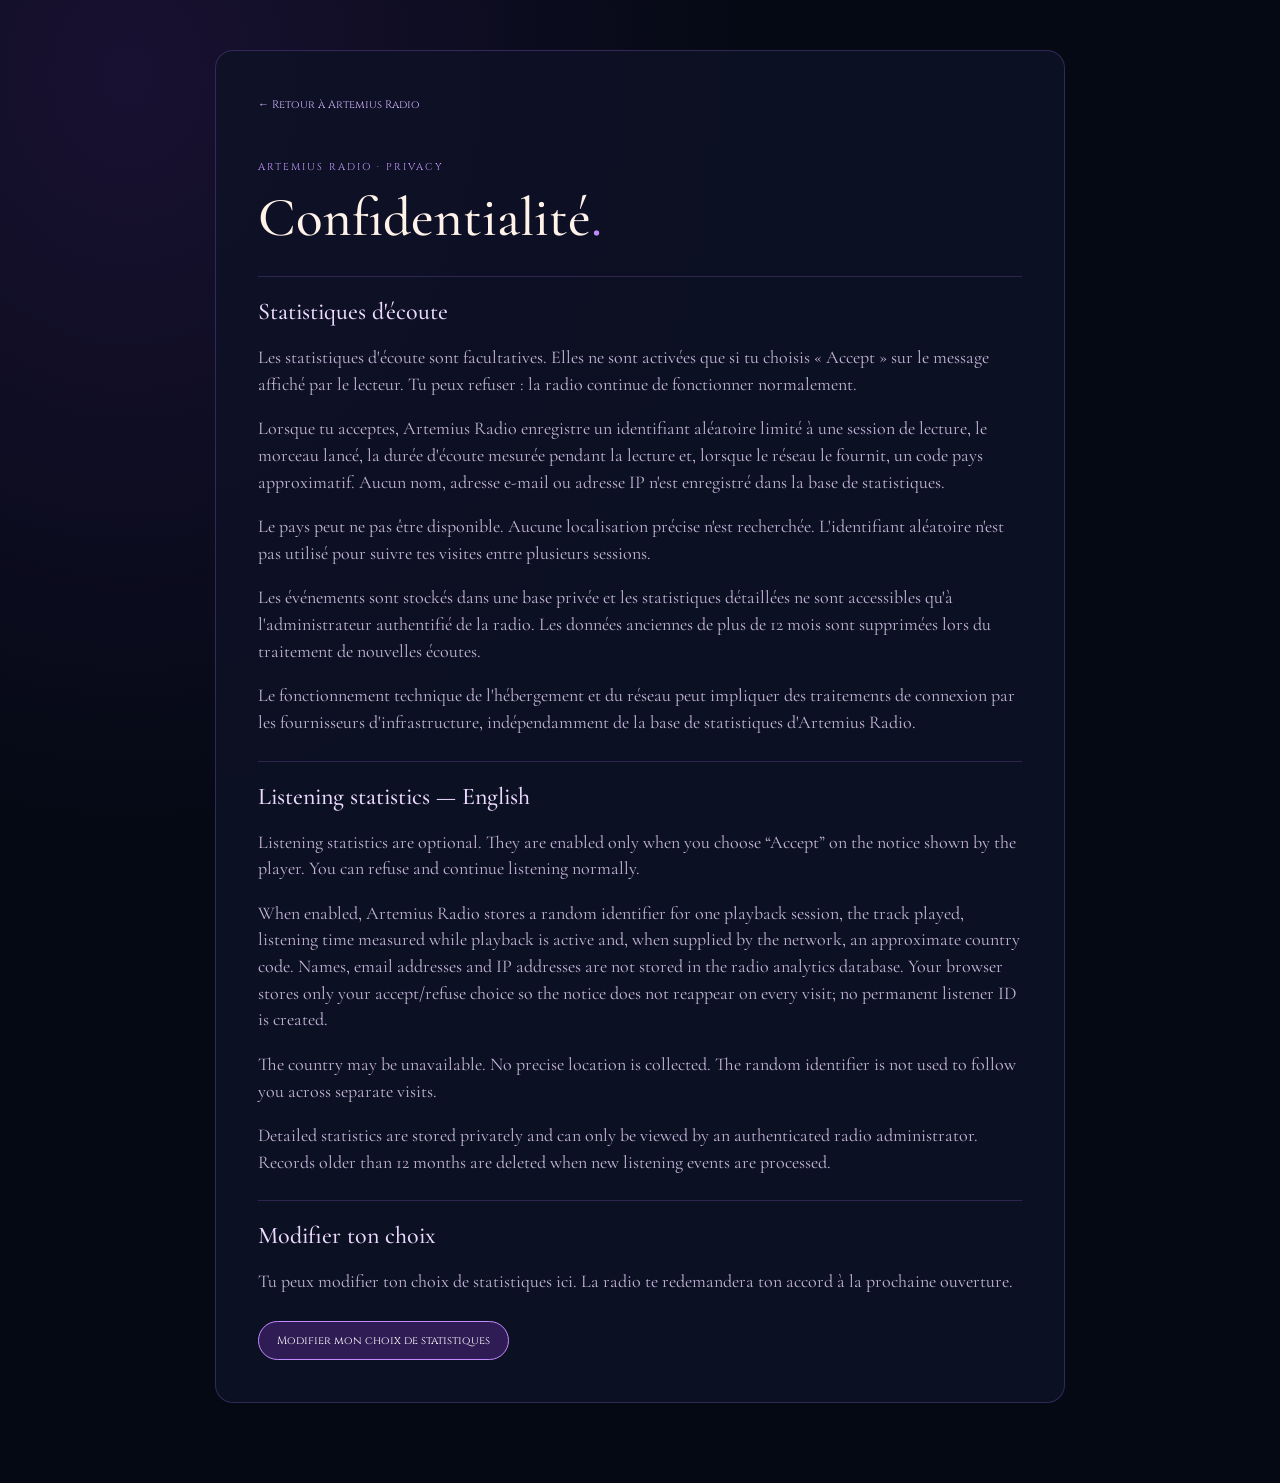
<file: privacy.html>
<!doctype html>
<html lang="fr">
<head>
  <meta charset="utf-8"><meta name="viewport" content="width=device-width,initial-scale=1">
  <meta name="robots" content="noindex,nofollow">
  <title>Confidentialité — Artemius Radio</title>
  <link rel="preconnect" href="https://fonts.googleapis.com">
  <link href="https://fonts.googleapis.com/css2?family=Cinzel:wght@400;500;600&family=Cormorant+Garamond:wght@400;500;600;700&display=swap" rel="stylesheet">
  <link rel="stylesheet" href="privacy.css">
</head>
<body>
  <main class="privacy-page">
    <a class="back-link" href="./">← Retour à Artemius Radio</a>
    <p class="eyebrow">ARTEMIUS RADIO · PRIVACY</p>
    <h1>Confidentialité<span>.</span></h1>
    <section>
      <h2>Statistiques d'écoute</h2>
      <p>Les statistiques d'écoute sont facultatives. Elles ne sont activées que si tu choisis « Accept » sur le message affiché par le lecteur. Tu peux refuser : la radio continue de fonctionner normalement.</p>
      <p>Lorsque tu acceptes, Artemius Radio enregistre un identifiant aléatoire limité à une session de lecture, le morceau lancé, la durée d'écoute mesurée pendant la lecture et, lorsque le réseau le fournit, un code pays approximatif. Aucun nom, adresse e-mail ou adresse IP n'est enregistré dans la base de statistiques.</p>
      <p>Le pays peut ne pas être disponible. Aucune localisation précise n'est recherchée. L'identifiant aléatoire n'est pas utilisé pour suivre tes visites entre plusieurs sessions.</p>
      <p>Les événements sont stockés dans une base privée et les statistiques détaillées ne sont accessibles qu'à l'administrateur authentifié de la radio. Les données anciennes de plus de 12 mois sont supprimées lors du traitement de nouvelles écoutes.</p>
      <p>Le fonctionnement technique de l'hébergement et du réseau peut impliquer des traitements de connexion par les fournisseurs d'infrastructure, indépendamment de la base de statistiques d'Artemius Radio.</p>
    </section>
    <section>
      <h2>Listening statistics — English</h2>
      <p>Listening statistics are optional. They are enabled only when you choose “Accept” on the notice shown by the player. You can refuse and continue listening normally.</p>
      <p>When enabled, Artemius Radio stores a random identifier for one playback session, the track played, listening time measured while playback is active and, when supplied by the network, an approximate country code. Names, email addresses and IP addresses are not stored in the radio analytics database. Your browser stores only your accept/refuse choice so the notice does not reappear on every visit; no permanent listener ID is created.</p>
      <p>The country may be unavailable. No precise location is collected. The random identifier is not used to follow you across separate visits.</p>
      <p>Detailed statistics are stored privately and can only be viewed by an authenticated radio administrator. Records older than 12 months are deleted when new listening events are processed.</p>
    </section>
    <section class="choice-section">
      <h2>Modifier ton choix</h2>
      <p>Tu peux modifier ton choix de statistiques ici. La radio te redemandera ton accord à la prochaine ouverture.</p>
      <button id="change-choice" type="button">Modifier mon choix de statistiques</button>
    </section>
  </main>
  <script>
    document.getElementById("change-choice").addEventListener("click", function () {
      try { localStorage.removeItem("artemius_radio_analytics_consent_v1"); } catch (e) {}
      window.location.href = "./?analytics=setup";
    });
  </script>
</body>
</html>
</file>
<file: privacy.css>
*{box-sizing:border-box}
body{margin:0;min-height:100vh;background:radial-gradient(ellipse at 10% 5%,rgba(103,49,168,.2),transparent 38%),#050914;color:#f5edff;font-family:"Cormorant Garamond",Georgia,serif}
.privacy-page{width:min(850px,calc(100% - 36px));margin:50px auto 80px;padding:clamp(20px,4vw,42px);border:1px solid rgba(173,119,255,.24);border-radius:18px;background:rgba(15,18,38,.85)}
.back-link{display:inline-block;margin-bottom:38px;color:#d5b4ff;font:11px "Cinzel",Georgia,serif;text-decoration:none}
.eyebrow{color:#c69dff;font:10px "Cinzel",Georgia,serif;letter-spacing:2px}
h1{margin:0 0 25px;color:#fff2e8;font:500 clamp(38px,6vw,55px) "Cormorant Garamond",Georgia,serif}
h1 span{color:#c08aff}
section{margin-top:25px;padding-top:20px;border-top:1px solid rgba(173,119,255,.2)}
h2{margin:0 0 10px;color:#ebd9ff;font:500 24px "Cormorant Garamond",Georgia,serif}
p{color:#c4b5d8;font:18px/1.48 "Cormorant Garamond",Georgia,serif}
button{margin-top:8px;padding:11px 18px;border:1px solid #c18aff;border-radius:30px;background:rgba(91,43,145,.45);color:#fff;font:11px "Cinzel",Georgia,serif;cursor:pointer}
</file>
